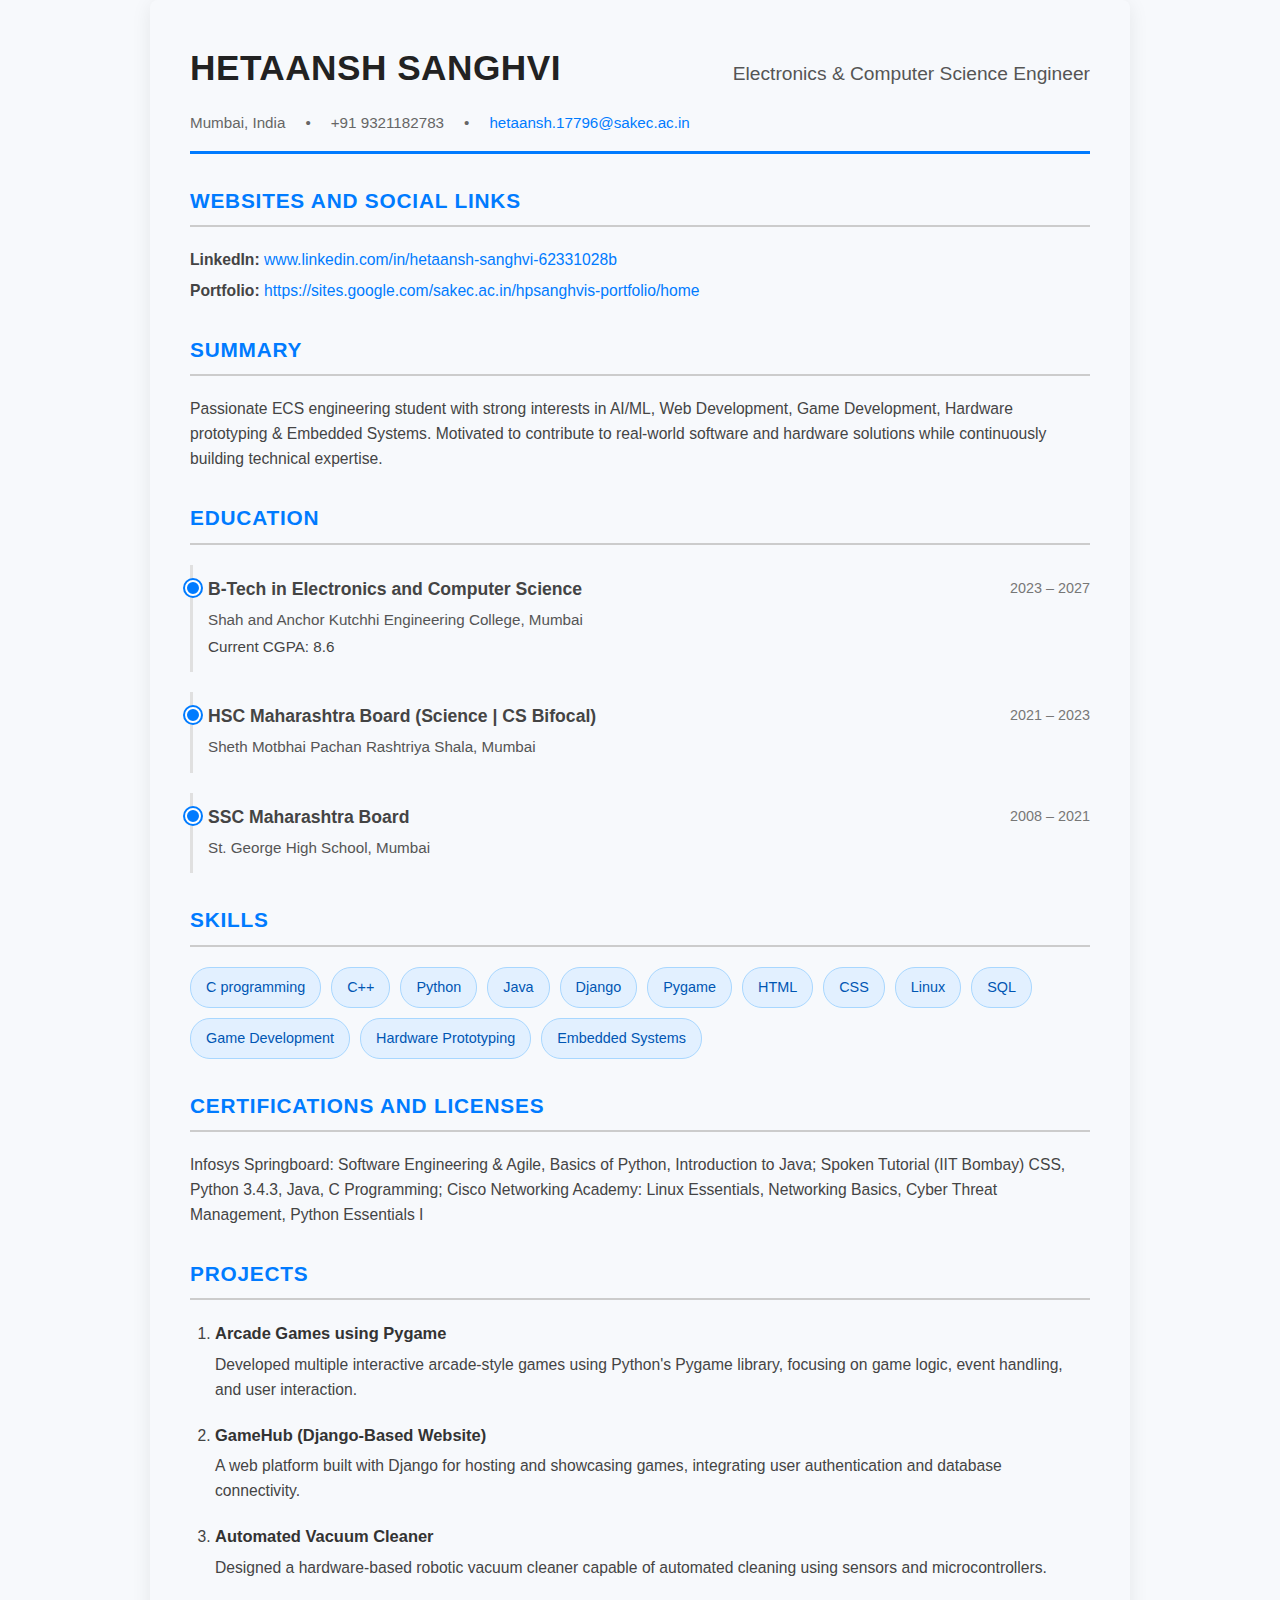
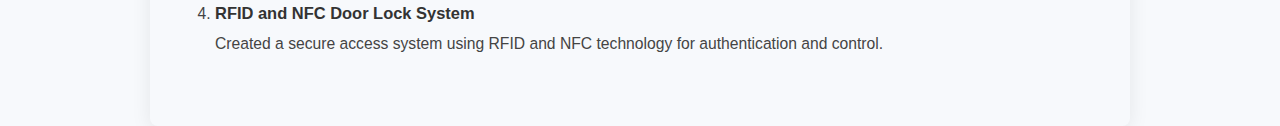
<file: index.html>
<!DOCTYPE html>
<html lang="en">
<head>
    <meta charset="UTF-8">
    <meta name="viewport" content="width=device-width, initial-scale=1.0">
    <title>Hetaansh Sanghvi Resume</title>
    
    <link rel="stylesheet" href="styles.css">
</head>
<body>

    <header class="header">
        <h1 class="main-name">HETAANSH SANGHVI</h1>
        <p class="title">Electronics & Computer Science Engineer</p>
        
        <div class="contact-info">
            <div class="item">Mumbai, India</div>
            <div class="item">•</div>
            <div class="item">+91 9321182783</div>
            <div class="item">•</div>
            <div class="email-info"><a href="mailto:hetaansh.17796@sakec.ac.in">hetaansh.17796@sakec.ac.in</a></div>
        </div>
    </header>

    <div class="section">
        <div class="section-title">WEBSITES AND SOCIAL LINKS</div>
        <p><strong>LinkedIn:</strong> <a href="https://www.linkedin.com/in/hetaansh-sanghvi-62331028b" target="_blank">www.linkedin.com/in/hetaansh-sanghvi-62331028b</a></p>
        <p style="margin-top: -10px;"><strong>Portfolio:</strong> <a href="https://sites.google.com/sakec.ac.in/hpsanghvis-portfolio/home" target="_blank">https://sites.google.com/sakec.ac.in/hpsanghvis-portfolio/home</a></p>
    </div>

    <div class="section">
        <div class="section-title">SUMMARY</div>
        <p>Passionate ECS engineering student with strong interests in AI/ML, Web Development, Game Development, Hardware prototyping & Embedded Systems. Motivated to contribute to real-world software and hardware solutions while continuously building technical expertise.</p>
    </div>

    <div class="section">
        <div class="section-title">EDUCATION</div>
        
        <div class="education-item">
            <div class="date">2023 – 2027</div>
            <p class="item-title">B-Tech in Electronics and Computer Science</p>
            <p>Shah and Anchor Kutchhi Engineering College, Mumbai</p>
            <p class="cgpa">Current CGPA: 8.6</p>
        </div>
        
        <div class="education-item">
            <div class="date">2021 – 2023</div>
            <p class="item-title">HSC Maharashtra Board (Science | CS Bifocal)</p>
            <p>Sheth Motbhai Pachan Rashtriya Shala, Mumbai</p>
        </div>

        <div class="education-item">
            <div class="date">2008 – 2021</div>
            <p class="item-title">SSC Maharashtra Board</p>
            <p>St. George High School, Mumbai</p>
        </div>
    </div>

    <div class="section">
        <div class="section-title">SKILLS</div>
        <div class="skills-container">
            <span class="skill-tag">C programming</span>
            <span class="skill-tag">C++</span>
            <span class="skill-tag">Python</span>
            <span class="skill-tag">Java</span>
            <span class="skill-tag">Django</span>
            <span class="skill-tag">Pygame</span>
            <span class="skill-tag">HTML</span>
            <span class="skill-tag">CSS</span>
            <span class="skill-tag">Linux</span>
            <span class="skill-tag">SQL</span>
            <span class="skill-tag">Game Development</span>
            <span class="skill-tag">Hardware Prototyping</span>
            <span class="skill-tag">Embedded Systems</span>
        </div>
    </div>

    <div class="section">
        <div class="section-title">CERTIFICATIONS AND LICENSES</div>
        <p>Infosys Springboard: Software Engineering & Agile, Basics of Python, Introduction to Java; Spoken Tutorial (IIT Bombay) CSS, Python 3.4.3, Java, C Programming; Cisco Networking Academy: Linux Essentials, Networking Basics, Cyber Threat Management, Python Essentials I</p>
    </div>
    
    <div class="section">
        <div class="section-title">PROJECTS</div>
        <ol>
            <li class="project-item">
                <strong>Arcade Games using Pygame</strong>
                <p>Developed multiple interactive arcade-style games using Python's Pygame library, focusing on game logic, event handling, and user interaction.</p>
            </li>
            <li class="project-item">
                <strong>GameHub (Django-Based Website)</strong>
                <p>A web platform built with Django for hosting and showcasing games, integrating user authentication and database connectivity.</p>
            </li>
            <li class="project-item">
                <strong>Automated Vacuum Cleaner</strong>
                <p>Designed a hardware-based robotic vacuum cleaner capable of automated cleaning using sensors and microcontrollers.</p>
            </li>
            <li class="project-item">
                <strong>RFID and NFC Door Lock System</strong>
                <p>Created a secure access system using RFID and NFC technology for authentication and control.</p>
            </li>
        </ol>
    </div>

</body>

</html>
</file>
<file: styles.css>
/* --- Global Styles --- */
        body {
            font-family: 'Roboto', Arial, sans-serif; /* Modern, clean font */
            line-height: 1.6;
            margin: 0;
            padding: 40px; /* More padding for a cleaner look */
            color: #333;
            max-width: 900px;
            margin: 0 auto;
            background-color: #f7f9fc; /* Light background for a soft feel */
            box-shadow: 0 4px 20px rgba(0, 0, 0, 0.08); /* Subtle shadow for depth */
            border-radius: 8px; /* Slightly rounded overall document */
        }

        a {
            color: #007bff; /* Vibrant blue for links */
            text-decoration: none;
            transition: color 0.3s ease; /* Smooth transition for hover */
        }

        a:hover {
            color: #0056b3; /* Darker blue on hover */
            text-decoration: underline;
        }

        /* --- Header Section --- */
        .header {
            margin-bottom: 25px;
            padding-bottom: 15px;
            border-bottom: 3px solid #007bff; /* Bold, colored line for emphasis */
            overflow: auto;
            display: flex; /* Use flex for main title and role */
            justify-content: space-between;
            align-items: baseline;
            flex-wrap: wrap; /* Allow wrapping on smaller screens */
        }

        .header .main-name {
            font-size: 2.2em; /* Larger name */
            font-weight: 700;
            color: #222;
            margin: 0;
            letter-spacing: 0.5px;
        }

        .header .title { /* Electronics & Computer Science Engineer */
            font-size: 1.2em;
            font-weight: 500;
            color: #555;
            margin: 0;
            text-align: right;
            flex-shrink: 0; /* Prevent from shrinking */
        }

        .contact-info {
            font-size: 0.95em;
            color: #666;
            margin-top: 15px;
            display: flex;
            justify-content: space-between;
            align-items: center;
            flex-wrap: wrap;
            width: 100%; /* Ensure it spans full width */
        }

        .contact-info .item {
            margin-right: 20px;
            white-space: nowrap; /* Keep items on one line */
        }
        
        .email-info {
            margin-right: auto; /* Pushes email to the far right */
        }

        /* --- Section Formatting --- */
        .section {
            margin-bottom: 30px;
        }

        .section-title {
            font-size: 1.3em;
            font-weight: 600;
            text-transform: uppercase;
            color: #007bff; /* Use accent color for titles */
            border-bottom: 2px solid #ccc; /* Lighter border for titles */
            padding-bottom: 8px;
            margin-bottom: 20px;
            margin-top: 30px; /* More space before sections */
            letter-spacing: 0.8px;
        }

        /* --- Education Section --- */
        .education-item {
            margin-bottom: 20px;
            padding: 10px 0;
            border-left: 3px solid #e0e0e0; /* Subtle vertical line */
            padding-left: 15px;
            position: relative;
        }
        
        /* Small circle for timeline effect */
        .education-item::before {
            content: '';
            position: absolute;
            left: -8.5px; /* Adjust to align with the border-left */
            top: 15px;
            width: 12px;
            height: 12px;
            background-color: #007bff;
            border-radius: 50%;
            border: 2px solid #fff;
            box-shadow: 0 0 0 2px #007bff;
        }

        .education-item .date {
            font-weight: 500;
            font-size: 0.9em;
            color: #777;
            float: right;
            margin-top: 2px;
        }

        .education-item .item-title {
            font-weight: 600;
            font-size: 1.1em;
            color: #444;
            margin: 0 0 5px 0;
        }
        
        .education-item p {
            margin: 0 0 3px 0;
            font-size: 0.95em;
            color: #555;
        }
        
        .education-item p.cgpa {
            font-weight: 500;
            color: #444;
        }

        /* --- Skills Tags Section --- */
        .skills-container {
            display: flex;
            flex-wrap: wrap;
            gap: 10px; /* More space between tags */
            margin-top: 10px;
        }

        .skill-tag {
            background-color: #e2f0ff; /* Light blue background for tags */
            padding: 8px 15px;
            border-radius: 20px; /* Pill-shaped tags */
            font-size: 0.9em;
            color: #0056b3; /* Darker blue text for tags */
            font-weight: 500;
            border: 1px solid #a8d7ff; /* Subtle border */
            white-space: nowrap;
            transition: transform 0.2s ease, background-color 0.2s ease;
        }
        
        .skill-tag:hover {
            transform: translateY(-2px); /* Slight lift on hover */
            background-color: #d1e7ff;
        }

        /* --- Certifications and Projects --- */
        .section > p, .section li {
            font-size: 0.98em;
            color: #444;
        }

        .section ol {
            padding-left: 25px; /* More indent for ordered list */
            margin-top: 10px;
        }

        .project-item {
            margin-bottom: 20px;
        }

        .project-item strong {
            font-weight: 600;
            color: #333;
            margin-bottom: 5px;
            display: block; /* Make strong take its own line */
            font-size: 1.05em;
        }
        
        .project-item p {
            margin-top: 5px; /* Adjust spacing */
            margin-bottom: 0;
        }
</file>
